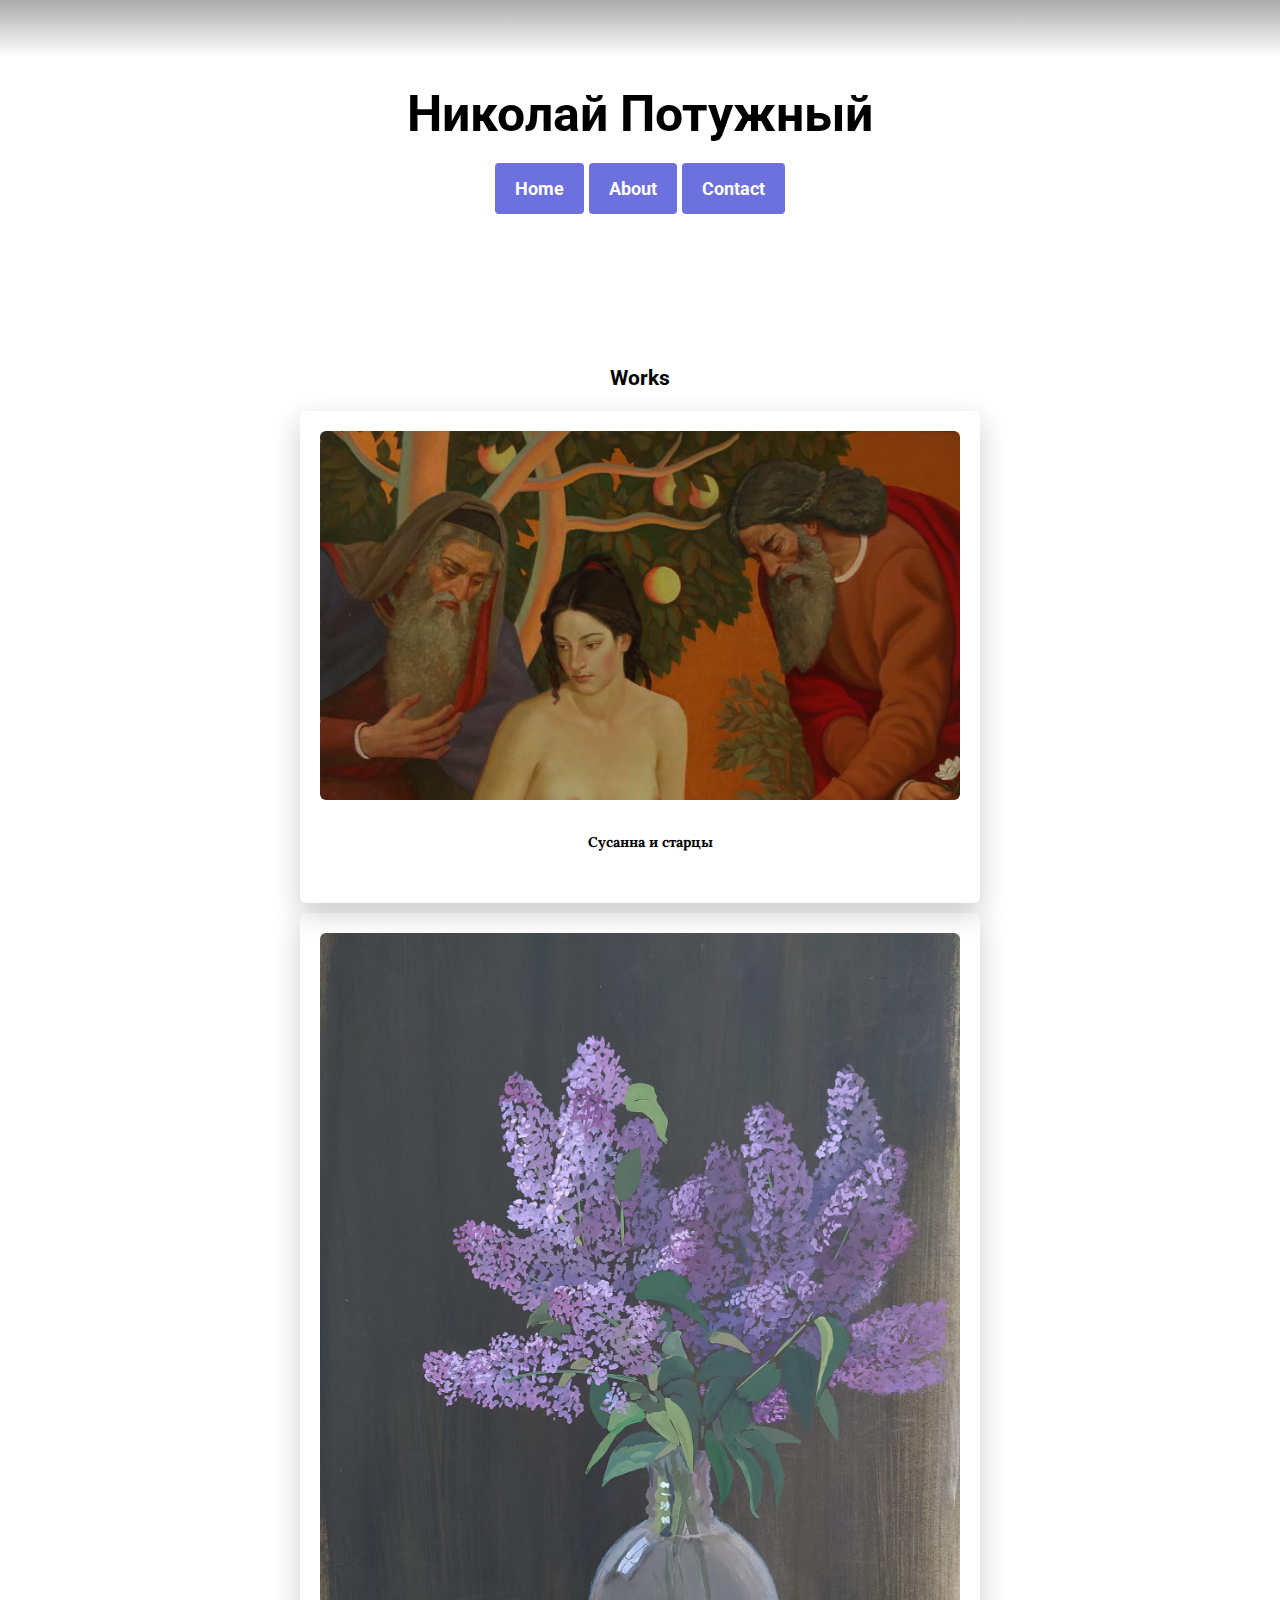
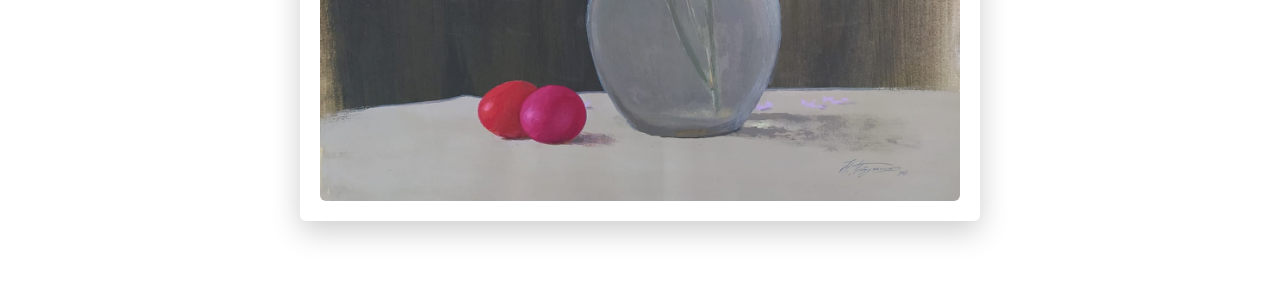
<file: index.html>
<!DOCTYPE html>
<html lang="en">
<head>
    <title>Nikolai Potuzhnyi Profile</title>
    <meta charset="utf-8">
    <link rel="stylesheet" href="css/style.css">
</head>
<body>
    <div class="banner"> 
        <div class="container">
            <h1>Николай Потужный</h1>   
            <a href="index.html" class="btn-blue">Home</a> 
            <a href="pages/about.html" class="btn-blue">About</a>
            <a href="pages/contact.html" class="btn-blue">Contact</a>
        </div>
    </div>
    <div class="container"> 
        <h3>Works</h3>               
            <div class="card">   
                <img src="images/IMG1.jpg" alt="Сусанна и старцы">
                <h6>Сусанна и старцы</h6>
            </div> 
            <div class="card">   
                <img src="images/Seren.jpg" alt="Сирень">
            </div>            
    </div>
</body>
</html>
</file>
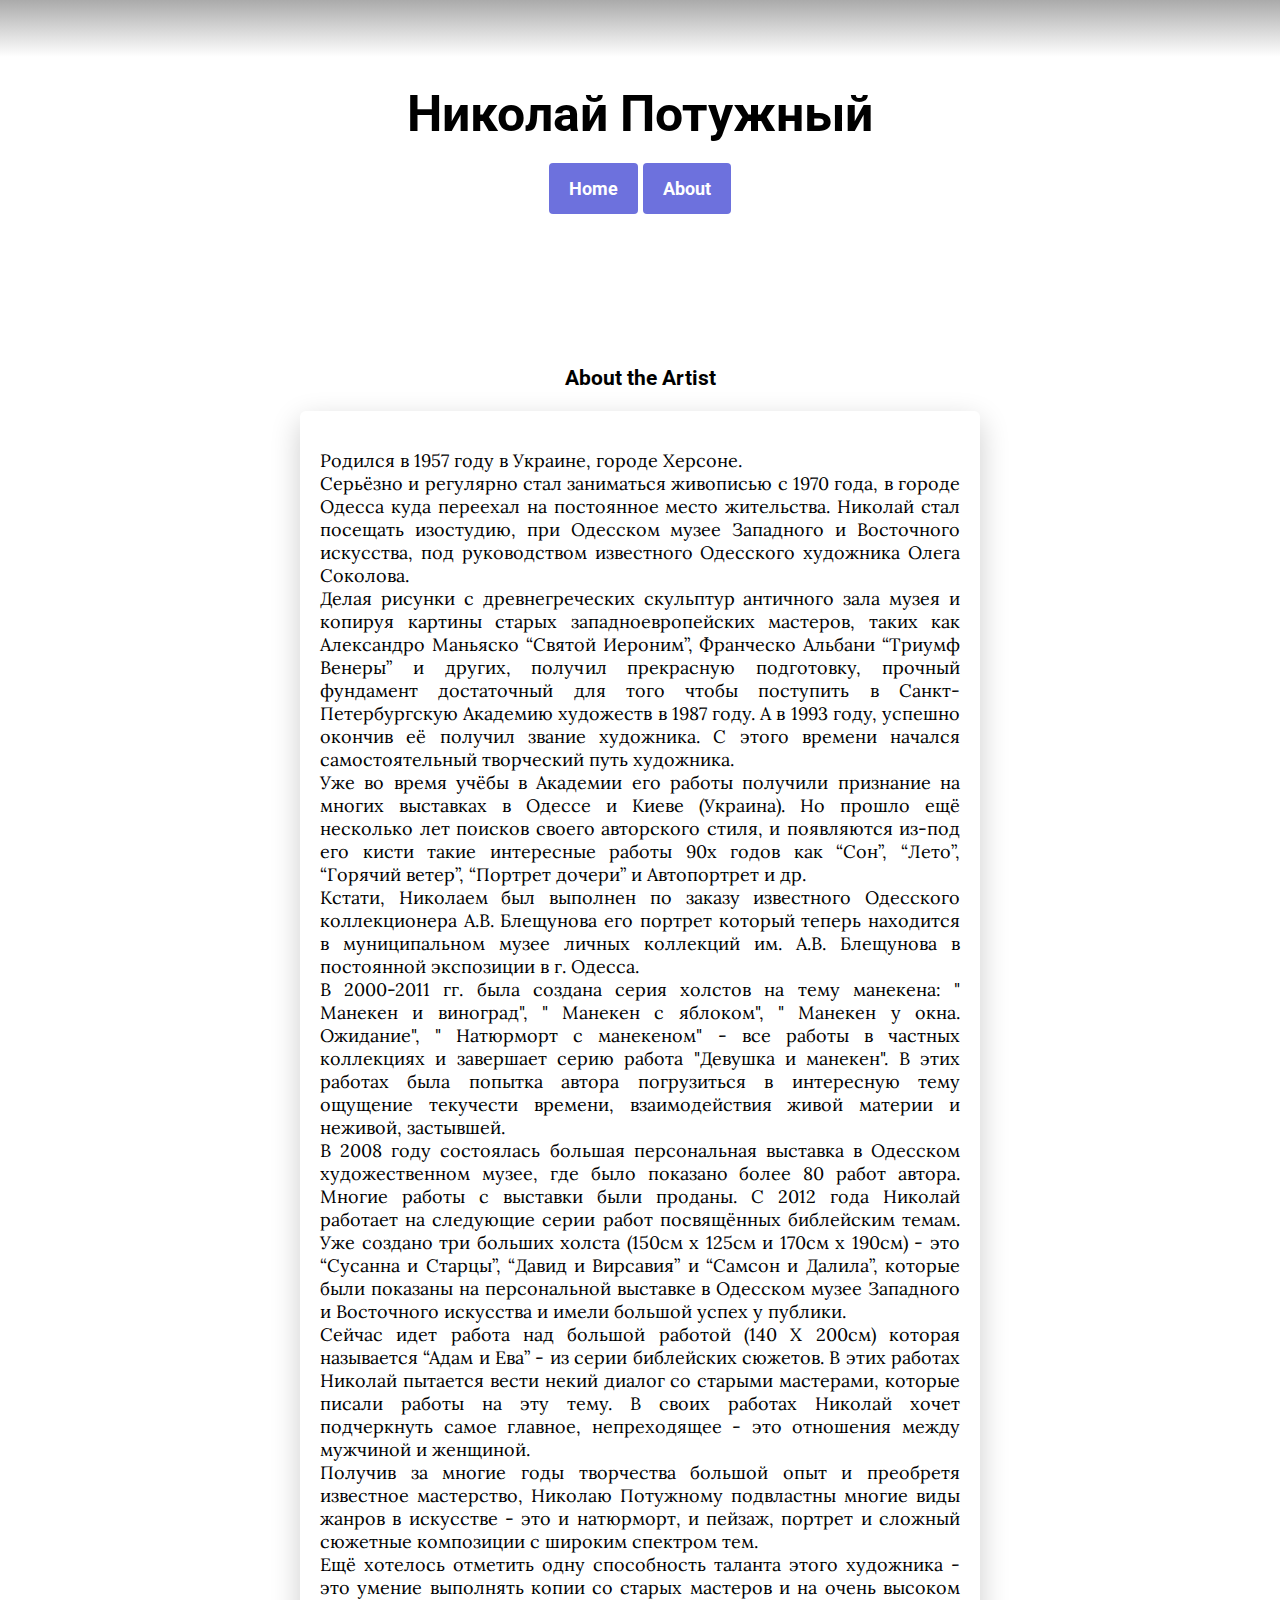
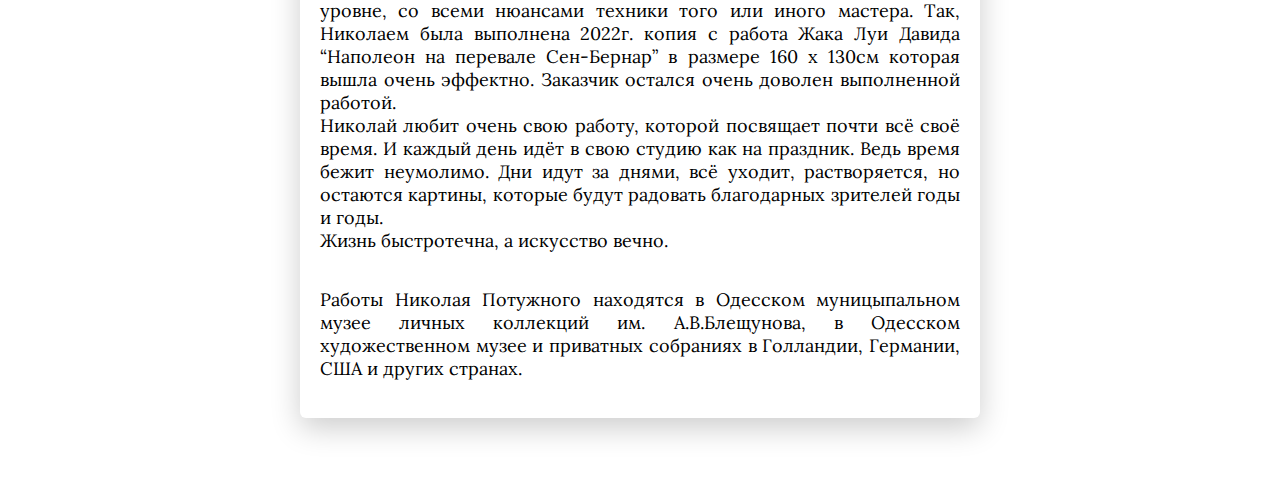
<file: pages/about.html>
<!DOCTYPE html>
<html lang="en">
<head>
    <title>About</title>
    <meta charset="UTF-8">
    <link rel="stylesheet" href="../css/style.css">
</head>
<body>
    <div class="banner"> 
        <div class="container">
            <h1>Николай Потужный</h1>   
            <a href="../index.html" class="btn-blue">Home</a> 
            <a href="about.html" class="btn-blue">About</a>   
        </div>
    </div>
    <div class="container">
        <h3>About the Artist</h3>
            <div class="card">
                <p>
                    Родился в 1957 году  в Украинe, городe Херсоне. <br>
                    Серьёзно и регулярно стал заниматься живописью с 1970 года, в городе Одесса куда переехал на постоянное место жительства.
                    Николай стал посещать изостудию, при Одесском музее Западного и Восточного искусства, под руководством известного Одесского художника Олега Соколова.<br>
                    Делая рисунки с древнегреческих скульптур античного зала музея и копируя картины старых западноевропейских мастеров, таких как Александрo Mаньяcкo “Cвятой Иероним”, Франческо Альбани “Триумф Венеры” и других, получил прекрасную подготовку, прочный фундамент достаточный для того чтобы поступить в Санкт-Петербургскую Академию художеств в 1987 году.  А в 1993 году, успешно окончив её получил звание художника.  С этого времени начался самостоятельный творческий путь художника.<br>
                    Уже во время учёбы в Академии его работы получили признание на многих выставках в Одессе и Киеве (Украина). Но прошло ещё несколько лет поисков своего авторского стиля, и появляются из-под его кисти такие интересные работы 90х годов как “Сон”, “Лето”, “Горячий ветер”, “Портрет дочери” и Автопортрет и др.<br>
                    Кстати, Николаем был выполнен по заказу известного Одесского коллекционера А.В. Блещунова его портрет который теперь находится в муниципальном музее личных коллекций им. А.В. Блещунова в постоянной экспозиции в г. Одесса.<br>
                    В 2000-2011 гг. была создана серия холстов на тему манекена: " Манекен и виноград",  " Манекен с яблоком", " Манекен у окна. Oжидание", " Натюрморт с манекеном" - все работы в частных коллекциях и завершает серию работа "Девушка и манекен".  В этих работах была попытка автора погрузиться в интересную тему ощущение текучести времени, взаимодействия живой материи и неживой, застывшeй.<br>
                    В 2008 году состоялась большая персональная выставка в Одесском художественном музее, где было показано более 80 работ автора. Многие работы с выставки были проданы. С 2012 года Николай работает на следующие серии работ посвящённых библейским темам. Уже создано три больших холста (150см x 125см и 170см x 190см) - это “Сусанна и Старцы”, “Давид и Вирсавия” и “Самсон и Далила”, которые были показаны на персональной выставке в Одесском музее Западного и Восточного искусства и имели большой успех у публики.<br>
                    Сейчас идет работа над большой работой (140 X 200см) которая называется “Адам и Ева” - из серии библейских сюжетов.  В этих работах Николай пытается вести некий диалог со старыми мастерами, которые писали работы на эту тему. В своих работах Николай хочет подчеркнуть самое главное, непреходящее - это отношения между мужчиной и женщиной. <br>
                    Получив за многие годы творчества большой опыт и преобретя известное мастерство, Николаю Потужному подвластны многие виды жанров в искусстве - это и натюрморт, и пейзаж, портрет и сложный сюжетные композиции с широким спектром тем.<br>
                    Ещё хотелось отметить одну способность таланта этого художника - это умение выполнять копии со старых мастеров и на очень высоком уровне, со всеми нюансами техники того или иного мастера. Так, Николаем была выполнена 2022г. копия с работа Жака Луи Давида “Наполеон на перевале Сен-Бернар” в размере 160 х 130см которая вышла очень эффектно. Заказчик остался очень доволен выполненной работой.<br>
                    Николай любит очень свою работу, которой посвящает почти всё своё время.  И каждый день идёт в свою студию как на праздник. Ведь время бежит неумолимо.  Дни идут за днями, всё уходит, растворяется, но остаются картины, которые будут радовать благодарных зрителей годы и годы. <br>
                    Жизнь быстротечна, а искусство вечно.
                </p>

                <p>
                    Работы Николая Потужного находятся в Одесском муницыпальном музее личных коллекций им. А.В.Блещунова, в Одесском художественном музее и приватных собраниях в Голландии, Германии, США и других странах.
                </p>
        </div>
     </div>
</body>
</html>
</file>
<file: css/style.css>
@import url("https://fonts.googleapis.com/css2?family=Lora&family=Roboto&display=swap");
@import url("components/container.css");
@import url("components/button.css");
@import url("components/banner.css");
@import url("components/card.css");

body {
    font-family: 'Lora', serif;
    font-size: 18px;
    margin: 0px;
}

h1, h2, h3 {
    font-family: Roboto, sans-serif;
    font-weight: bold;
}

a {
    text-decoration: none;
}
</file>
